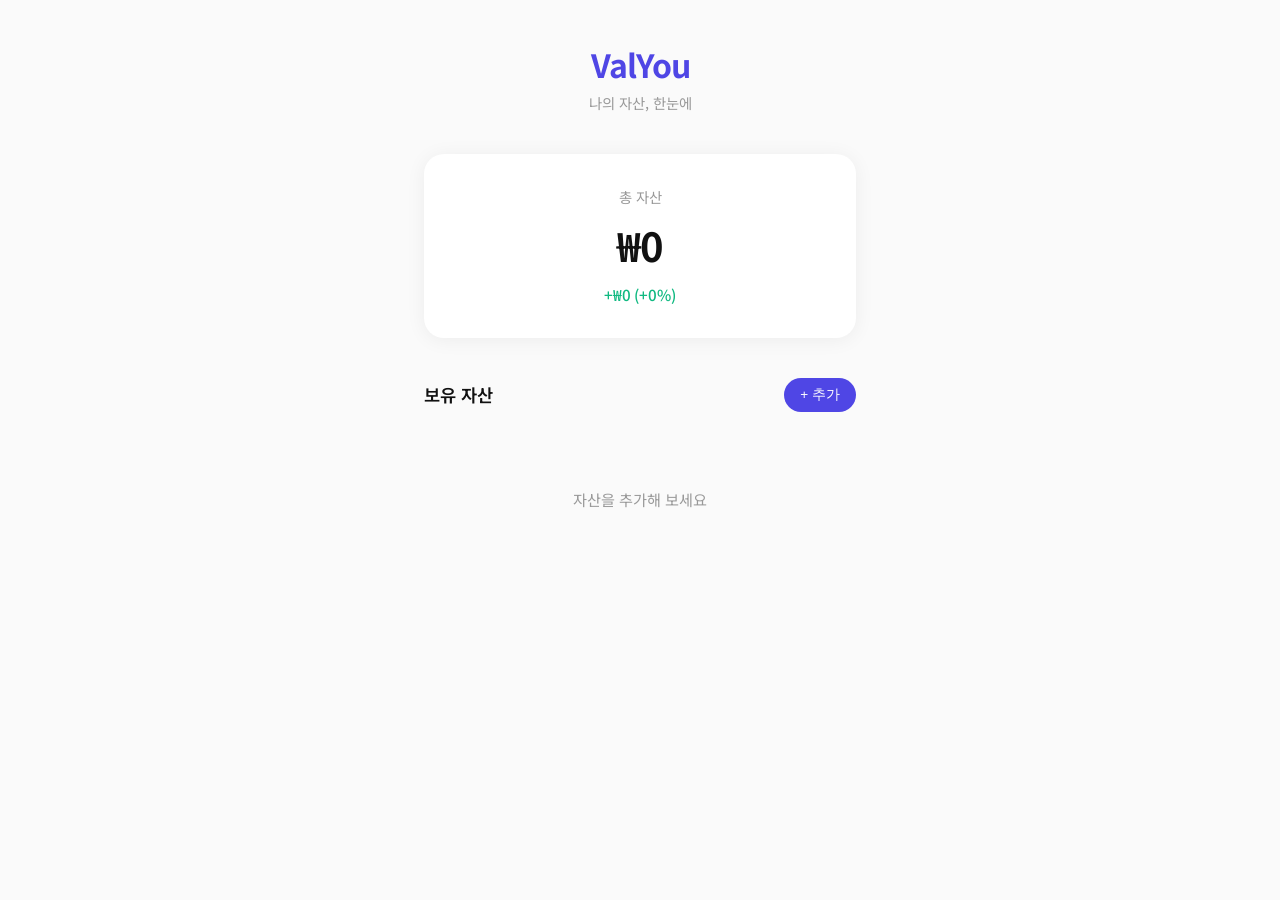
<file: valyou/index.html>
<!DOCTYPE html>
<html lang="ko">

<head>
    <meta charset="UTF-8">
    <meta name="viewport" content="width=device-width, initial-scale=1.0">
    <title>ValYou - 나의 자산 가치</title>
    <link rel="preconnect" href="https://fonts.googleapis.com">
    <link rel="preconnect" href="https://fonts.gstatic.com" crossorigin>
    <link
        href="https://fonts.googleapis.com/css2?family=Inter:wght@300;400;500;600;700&family=Noto+Sans+KR:wght@400;500;700&display=swap"
        rel="stylesheet">
    <link rel="stylesheet" href="style.css">
</head>

<body>
    <div class="app">
        <!-- Header -->
        <header class="header">
            <h1 class="logo">ValYou</h1>
            <p class="tagline">나의 자산, 한눈에</p>
        </header>

        <!-- Total Value Card -->
        <section class="total-card">
            <p class="total-label">총 자산</p>
            <h2 class="total-value" id="totalValue">₩0</h2>
            <p class="total-change positive" id="totalChange">+₩0 (0%)</p>
        </section>

        <!-- Asset List -->
        <section class="asset-section">
            <div class="section-header">
                <h3>보유 자산</h3>
                <button class="add-btn" id="addAssetBtn">+ 추가</button>
            </div>
            <div class="asset-list" id="assetList">
                <!-- Assets will be rendered here -->
                <p class="empty-state">자산을 추가해 보세요</p>
            </div>
        </section>
    </div>

    <!-- Add Asset Modal -->
    <div class="modal-overlay" id="modalOverlay">
        <div class="modal">
            <h3>자산 추가</h3>
            <form id="assetForm">
                <div class="form-group">
                    <label>유형</label>
                    <select id="assetType">
                        <option value="stock">주식</option>
                        <option value="crypto">암호화폐</option>
                        <option value="cash">현금</option>
                        <option value="realestate">부동산</option>
                        <option value="other">기타</option>
                    </select>
                </div>
                <div class="form-group">
                    <label>이름</label>
                    <input type="text" id="assetName" placeholder="예: 삼성전자, 비트코인" required>
                </div>
                <div class="form-group">
                    <label>수량</label>
                    <input type="number" id="assetQuantity" placeholder="0" step="any" required>
                </div>
                <div class="form-group">
                    <label>매수 단가 (₩)</label>
                    <input type="number" id="assetPrice" placeholder="0" required>
                </div>
                <div class="modal-actions">
                    <button type="button" class="btn-cancel" id="cancelBtn">취소</button>
                    <button type="submit" class="btn-submit">추가</button>
                </div>
            </form>
        </div>
    </div>

    <script src="script.js"></script>
</body>

</html>
</file>
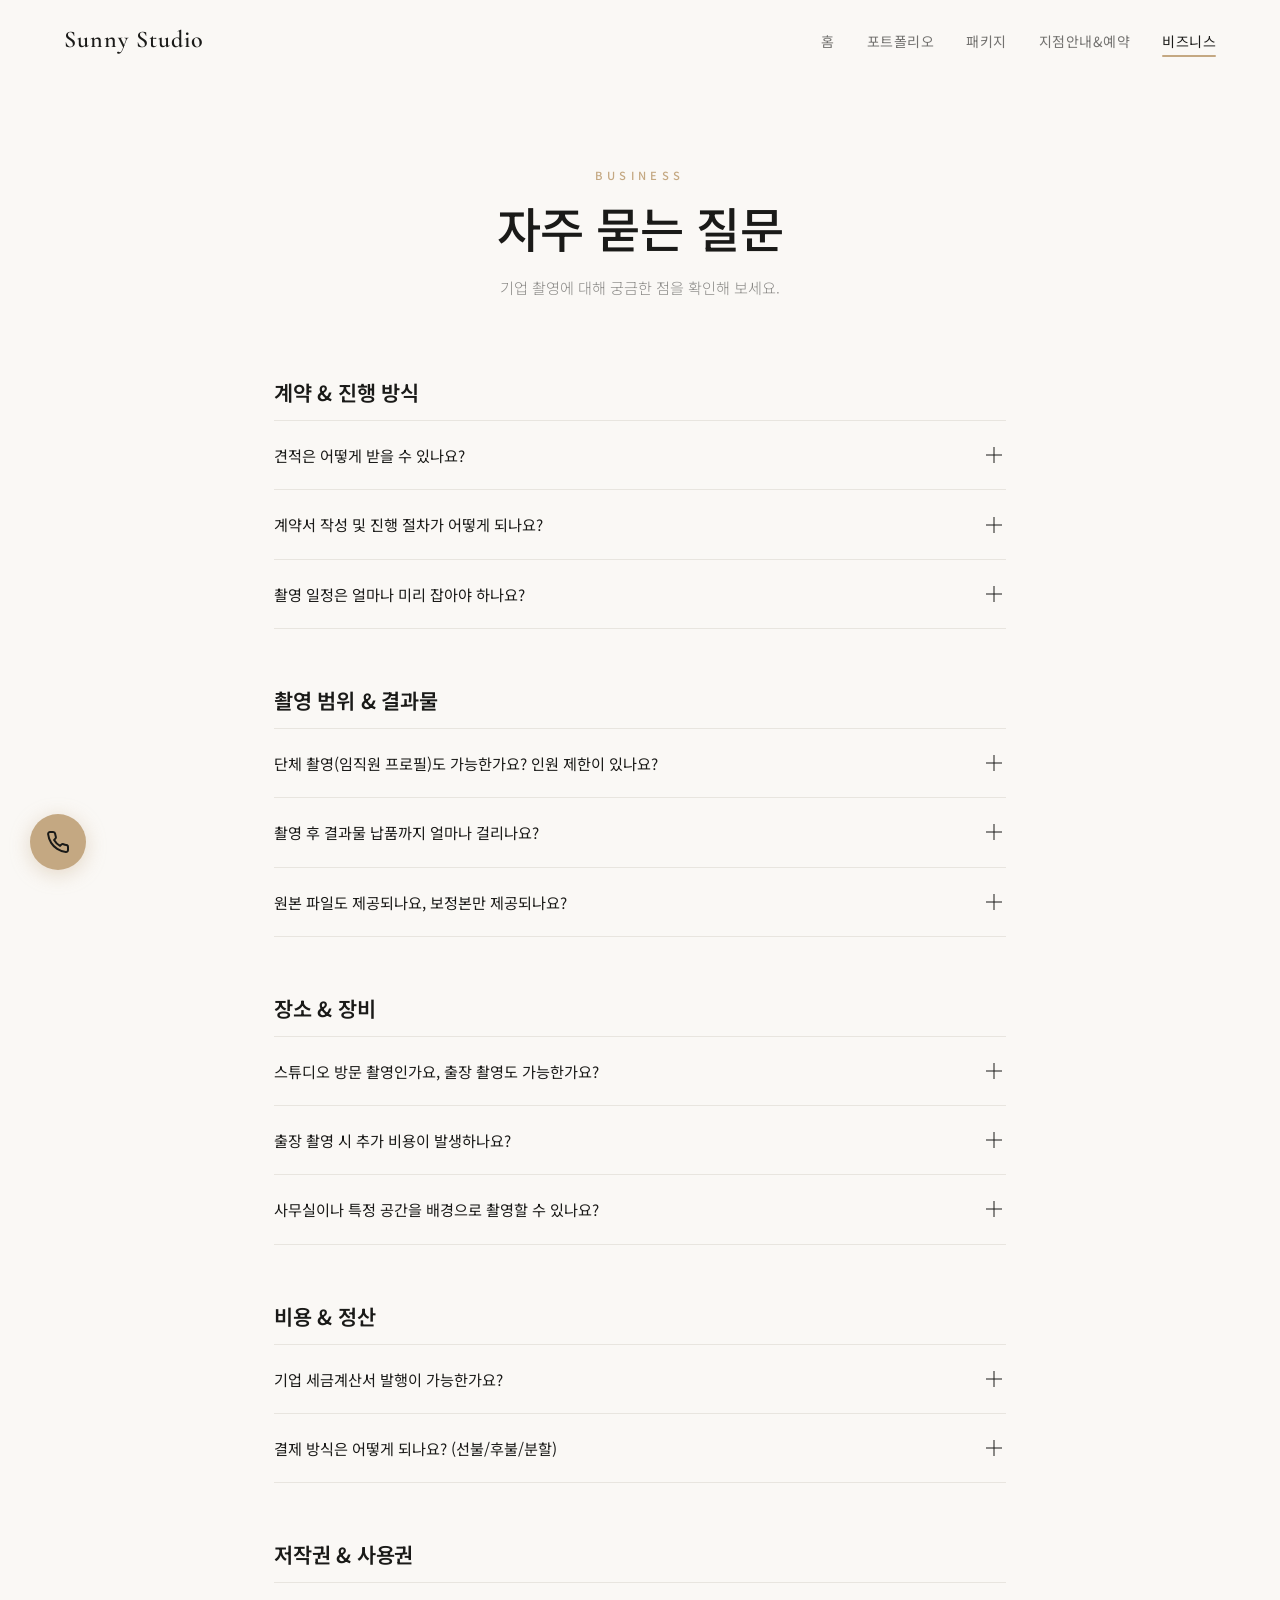
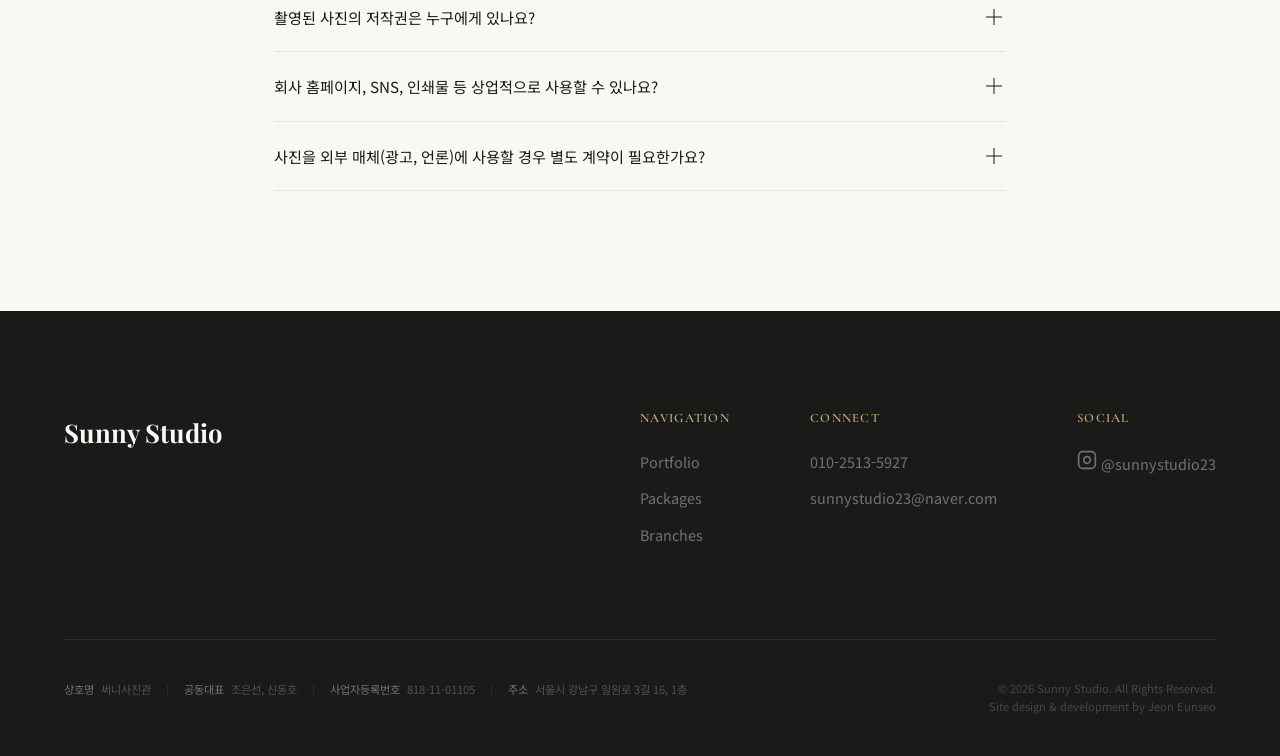
<file: business.html>
<!DOCTYPE html>
<html lang="ko">

<head>
    <meta charset="UTF-8">
    <meta name="viewport" content="width=device-width, initial-scale=1.0">
    <title>Business | Sunny Studio</title>
    <meta name="description" content="Sunny Studio 기업 촬영 안내 - 계약, 진행 방식, 촬영 범위, 비용, 저작권 관련 자주 묻는 질문">
    <link rel="preconnect" href="https://fonts.googleapis.com">
    <link rel="preconnect" href="https://fonts.gstatic.com" crossorigin>
    <link href="https://fonts.googleapis.com/css2?family=Cormorant+Garamond:ital,wght@0,300;0,400;0,500;0,600;0,700;1,300;1,400&family=Noto+Sans+KR:wght@300;400;500;600;700&family=Playfair+Display:ital,wght@0,400;0,500;0,600;0,700;1,400&display=swap" rel="stylesheet">
    <link rel="stylesheet" href="style.css">
    <style>
        /* --- Hero --- */
        .page-hero {
            padding: 160px 24px 80px;
            text-align: center;
        }

        .page-hero-tag {
            display: inline-block;
            font-size: 0.7rem;
            font-weight: 500;
            letter-spacing: 0.4em;
            color: var(--gold);
            margin-bottom: 16px;
            text-transform: uppercase;
        }

        .page-hero h1 {
            font-family: 'Noto Sans KR', sans-serif;
            font-size: clamp(2.2rem, 5vw, 3rem);
            font-weight: 500;
            color: var(--charcoal);
            line-height: 1.1;
            letter-spacing: -0.01em;
        }

        .page-hero-desc {
            margin-top: 20px;
            font-size: 0.95rem;
            color: var(--charcoal);
            opacity: 0.5;
            font-weight: 300;
        }

        /* --- FAQ Content --- */
        .faq-container {
            max-width: 780px;
            margin: 0 auto;
            padding: 0 24px 120px;
        }

        /* --- Category --- */
        .faq-category {
            margin-bottom: 60px;
        }

        .faq-category:last-child {
            margin-bottom: 0;
        }

        .faq-category-title {
            font-family: 'Noto Sans KR', sans-serif;
            font-size: 1.3rem;
            font-weight: 600;
            color: var(--charcoal);
            letter-spacing: -0.01em;
            padding-bottom: 16px;
            border-bottom: 1px solid var(--cream-dark);
            margin-bottom: 0;
        }

        /* --- Accordion --- */
        .faq-item {
            border-bottom: 1px solid var(--cream-dark);
        }

        .faq-question {
            width: 100%;
            display: flex;
            align-items: center;
            justify-content: space-between;
            padding: 22px 0;
            background: none;
            border: none;
            cursor: pointer;
            font-family: 'Noto Sans KR', sans-serif;
            font-size: 0.95rem;
            font-weight: 400;
            color: var(--charcoal);
            text-align: left;
            line-height: 1.6;
            transition: color 0.3s ease;
            gap: 16px;
        }

        .faq-question:hover {
            color: var(--gold);
        }

        .faq-icon {
            flex-shrink: 0;
            width: 24px;
            height: 24px;
            position: relative;
            transition: transform 0.4s cubic-bezier(0.4, 0, 0.2, 1);
        }

        .faq-icon::before,
        .faq-icon::after {
            content: '';
            position: absolute;
            background: var(--charcoal);
            transition: all 0.4s cubic-bezier(0.4, 0, 0.2, 1);
        }

        .faq-icon::before {
            top: 50%;
            left: 4px;
            right: 4px;
            height: 1px;
            transform: translateY(-50%);
        }

        .faq-icon::after {
            left: 50%;
            top: 4px;
            bottom: 4px;
            width: 1px;
            transform: translateX(-50%);
        }

        .faq-item.active .faq-icon::after {
            transform: translateX(-50%) rotate(90deg);
            opacity: 0;
        }

        .faq-item.active .faq-question {
            color: var(--gold);
        }

        .faq-item.active .faq-icon::before {
            background: var(--gold);
        }

        .faq-answer {
            max-height: 0;
            overflow: hidden;
            transition: max-height 0.5s cubic-bezier(0.4, 0, 0.2, 1),
                        padding 0.5s cubic-bezier(0.4, 0, 0.2, 1);
        }

        .faq-answer-inner {
            padding: 0 0 24px 0;
            font-size: 0.9rem;
            color: var(--charcoal);
            opacity: 0.6;
            line-height: 1.8;
            font-weight: 300;
        }

        /* --- Animation --- */
        .fade-in {
            opacity: 0;
            transform: translateY(20px);
            transition: opacity 0.6s ease, transform 0.6s ease;
        }

        .fade-in.visible {
            opacity: 1;
            transform: translateY(0);
        }

        /* --- Responsive --- */
        @media (max-width: 768px) {
            .page-hero {
                padding: 130px 20px 60px;
            }

            .faq-container {
                padding: 0 20px 80px;
            }

            .faq-question {
                font-size: 0.9rem;
                padding: 18px 0;
            }

            .faq-category-title {
                font-size: 1.15rem;
            }
        }
    </style>
</head>

<body>

    <!-- Navigation -->
    <nav id="navbar">
        <div class="nav-container">
            <a href="index.html#hero" class="nav-logo">
                <span class="logo-text">Sunny Studio</span>
            </a>
            <ul class="nav-links" id="navLinks">
                <li><a href="index.html#hero" class="nav-link">홈</a></li>
                <li><a href="index.html#portfolio" class="nav-link">포트폴리오</a></li>
                <li><a href="index.html#pricing" class="nav-link">패키지</a></li>
                <li><a href="index.html#branches" class="nav-link">지점안내&예약</a></li>
                <li><a href="business.html" class="nav-link active">비즈니스</a></li>
            </ul>

            <button class="nav-toggle" id="navToggle" aria-label="메뉴 열기">
                <span></span><span></span><span></span>
            </button>
        </div>
    </nav>

    <!-- Hero -->
    <section class="page-hero">
        <span class="page-hero-tag">BUSINESS</span>
        <h1>자주 묻는 질문</h1>
        <p class="page-hero-desc">기업 촬영에 대해 궁금한 점을 확인해 보세요.</p>
    </section>

    <!-- FAQ -->
    <div class="faq-container">

        <!-- 계약 & 진행 방식 -->
        <div class="faq-category fade-in">
            <h2 class="faq-category-title">계약 & 진행 방식</h2>

            <div class="faq-item">
                <button class="faq-question">
                    <span>견적은 어떻게 받을 수 있나요?</span>
                    <span class="faq-icon"></span>
                </button>
                <div class="faq-answer">
                    <div class="faq-answer-inner">전화 또는 이메일로 촬영 목적, 인원, 희망 일자를 알려주시면 맞춤 견적을 안내해 드립니다. 보통 1영업일 이내에 회신드리고 있습니다.</div>
                </div>
            </div>

            <div class="faq-item">
                <button class="faq-question">
                    <span>계약서 작성 및 진행 절차가 어떻게 되나요?</span>
                    <span class="faq-icon"></span>
                </button>
                <div class="faq-answer">
                    <div class="faq-answer-inner">견적 확인 → 계약서 작성(전자계약) → 촬영 일정 확정 → 촬영 당일 진행 → 보정 작업 → 결과물 납품 순서로 진행됩니다.</div>
                </div>
            </div>

            <div class="faq-item">
                <button class="faq-question">
                    <span>촬영 일정은 얼마나 미리 잡아야 하나요?</span>
                    <span class="faq-icon"></span>
                </button>
                <div class="faq-answer">
                    <div class="faq-answer-inner">최소 2주 전 예약을 권장드리며, 성수기(3–5월, 9–11월)에는 한 달 이상 전에 문의해 주시는 것이 좋습니다.</div>
                </div>
            </div>

        </div>

        <!-- 촬영 범위 & 결과물 -->
        <div class="faq-category fade-in">
            <h2 class="faq-category-title">촬영 범위 & 결과물</h2>

            <div class="faq-item">
                <button class="faq-question">
                    <span>단체 촬영(임직원 프로필)도 가능한가요? 인원 제한이 있나요?</span>
                    <span class="faq-icon"></span>
                </button>
                <div class="faq-answer">
                    <div class="faq-answer-inner">네, 가능합니다. 인원 제한은 없으며, 대규모 촬영의 경우 일정과 세팅을 조율하여 효율적으로 진행합니다.</div>
                </div>
            </div>

            <div class="faq-item">
                <button class="faq-question">
                    <span>촬영 후 결과물 납품까지 얼마나 걸리나요?</span>
                    <span class="faq-icon"></span>
                </button>
                <div class="faq-answer">
                    <div class="faq-answer-inner">일반적으로 촬영 후 5~7영업일 이내에 납품됩니다. 급한 경우 빠른 납품도 가능하니 사전에 말씀해 주세요.</div>
                </div>
            </div>

            <div class="faq-item">
                <button class="faq-question">
                    <span>원본 파일도 제공되나요, 보정본만 제공되나요?</span>
                    <span class="faq-icon"></span>
                </button>
                <div class="faq-answer">
                    <div class="faq-answer-inner">기본 패키지에는 보정본만 포함되어 있습니다. 원본 파일이 필요하신 경우 별도 협의가 가능합니다.</div>
                </div>
            </div>

        </div>

        <!-- 장소 & 장비 -->
        <div class="faq-category fade-in">
            <h2 class="faq-category-title">장소 & 장비</h2>

            <div class="faq-item">
                <button class="faq-question">
                    <span>스튜디오 방문 촬영인가요, 출장 촬영도 가능한가요?</span>
                    <span class="faq-icon"></span>
                </button>
                <div class="faq-answer">
                    <div class="faq-answer-inner">둘 다 가능합니다. 스튜디오 방문 촬영은 물론, 사무실이나 원하시는 장소로 출장 촬영도 진행하고 있습니다.</div>
                </div>
            </div>

            <div class="faq-item">
                <button class="faq-question">
                    <span>출장 촬영 시 추가 비용이 발생하나요?</span>
                    <span class="faq-icon"></span>
                </button>
                <div class="faq-answer">
                    <div class="faq-answer-inner">서울 및 수도권 지역은 출장비가 포함되어 있으며, 그 외 지역은 거리에 따라 교통비가 추가될 수 있습니다.</div>
                </div>
            </div>

            <div class="faq-item">
                <button class="faq-question">
                    <span>사무실이나 특정 공간을 배경으로 촬영할 수 있나요?</span>
                    <span class="faq-icon"></span>
                </button>
                <div class="faq-answer">
                    <div class="faq-answer-inner">네, 가능합니다. 사전에 공간 사진을 보내주시면 최적의 촬영 구도와 조명을 미리 계획해 드립니다.</div>
                </div>
            </div>
        </div>

        <!-- 비용 & 정산 -->
        <div class="faq-category fade-in">
            <h2 class="faq-category-title">비용 & 정산</h2>

            <div class="faq-item">
                <button class="faq-question">
                    <span>기업 세금계산서 발행이 가능한가요?</span>
                    <span class="faq-icon"></span>
                </button>
                <div class="faq-answer">
                    <div class="faq-answer-inner">네, 세금계산서 발행 가능합니다. 사업자등록번호와 담당자 정보를 전달해 주시면 됩니다.</div>
                </div>
            </div>

            <div class="faq-item">
                <button class="faq-question">
                    <span>결제 방식은 어떻게 되나요? (선불/후불/분할)</span>
                    <span class="faq-icon"></span>
                </button>
                <div class="faq-answer">
                    <div class="faq-answer-inner">계약 시 50% 선금, 납품 완료 후 50% 잔금이 기본이며, 기업 사정에 따라 후불 또는 분할 결제도 협의 가능합니다.</div>
                </div>
            </div>

        </div>

        <!-- 저작권 & 사용권 -->
        <div class="faq-category fade-in">
            <h2 class="faq-category-title">저작권 & 사용권</h2>

            <div class="faq-item">
                <button class="faq-question">
                    <span>촬영된 사진의 저작권은 누구에게 있나요?</span>
                    <span class="faq-icon"></span>
                </button>
                <div class="faq-answer">
                    <div class="faq-answer-inner">촬영물의 저작권은 Sunny Studio에 있으나, 계약 범위 내에서 자유롭게 사용하실 수 있도록 사용권을 부여합니다.</div>
                </div>
            </div>

            <div class="faq-item">
                <button class="faq-question">
                    <span>회사 홈페이지, SNS, 인쇄물 등 상업적으로 사용할 수 있나요?</span>
                    <span class="faq-icon"></span>
                </button>
                <div class="faq-answer">
                    <div class="faq-answer-inner">네, 기업 촬영 계약에는 홈페이지, SNS, 사내 인쇄물 등 일반적인 상업적 사용이 포함되어 있습니다.</div>
                </div>
            </div>

            <div class="faq-item">
                <button class="faq-question">
                    <span>사진을 외부 매체(광고, 언론)에 사용할 경우 별도 계약이 필요한가요?</span>
                    <span class="faq-icon"></span>
                </button>
                <div class="faq-answer">
                    <div class="faq-answer-inner">외부 광고, 언론 매체 등 대외적 사용 시에는 별도 라이선스 계약이 필요합니다. 사전에 사용 범위를 말씀해 주시면 맞춤 안내를 드립니다.</div>
                </div>
            </div>
        </div>

    </div>

    <!-- Footer -->
    <footer id="footer">
        <div class="container">
            <div class="footer-main">
                <div class="footer-brand">
                    <a href="index.html#hero" class="footer-logo">Sunny Studio</a>
                </div>
                <div class="footer-nav-groups">
                    <div class="footer-group">
                        <h6>Navigation</h6>
                        <a href="index.html#portfolio">Portfolio</a>
                        <a href="index.html#pricing">Packages</a>
                        <li><a href="index.html#branches">Branches</a></li>
                    </div>
                    <div class="footer-group">
                        <h6>Connect</h6>
                        <a href="tel:010-2513-5927">010-2513-5927</a>
                        <a href="mailto:sunnystudio23@naver.com">sunnystudio23@naver.com</a>
                    </div>
                    <div class="footer-group social-group">
                        <h6>Social</h6>
                        <a href="https://www.instagram.com/sunnystudio23/" target="_blank" class="social-icon-link">
                            <svg width="20" height="20" viewBox="0 0 24 24" fill="none" stroke="currentColor"
                                stroke-width="2">
                                <rect x="2" y="2" width="20" height="20" rx="5" ry="5" />
                                <path d="M16 11.37A4 4 0 1 1 12.63 8 4 4 0 0 1 16 11.37z" />
                                <line x1="17.5" y1="6.5" x2="17.51" y2="6.5" />
                            </svg>
                            <span>@sunnystudio23</span>
                        </a>
                    </div>
                </div>
            </div>

            <div class="footer-divider"></div>

            <div class="footer-meta">
                <div class="business-info">
                    <span><b>상호명</b> 써니사진관</span>
                    <span class="divider">|</span>
                    <span><b>공동대표</b> 조은선, 신동호</span>
                    <span class="divider">|</span>
                    <span><b>사업자등록번호</b> 818-11-01105</span>
                    <span class="divider">|</span>
                    <span><b>주소</b> 서울시 강남구 일원로 3길 16, 1층</span>
                </div>
                <div class="footer-copyright">
                    <p>© 2026 Sunny Studio. All Rights Reserved.<br>Site design & development by Jeon Eunseo</p>
                </div>
            </div>
        </div>
    </footer>

    <!-- Floating Phone Button -->
    <a href="tel:010-2513-5927" class="floating-phone-btn" aria-label="전화 문의">
        <svg width="24" height="24" viewBox="0 0 24 24" fill="none" stroke="currentColor" stroke-width="2" stroke-linecap="round" stroke-linejoin="round">
            <path d="M22 16.92v3a2 2 0 0 1-2.18 2 19.79 19.79 0 0 1-8.63-3.07 19.5 19.5 0 0 1-6-6 19.79 19.79 0 0 1-3.07-8.67A2 2 0 0 1 4.11 2h3a2 2 0 0 1 2 1.72 12.84 12.84 0 0 0 .7 2.81 2 2 0 0 1-.45 2.11L8.09 9.91a16 16 0 0 0 6 6l1.27-1.27a2 2 0 0 1 2.11-.45 12.84 12.84 0 0 0 2.81.7A2 2 0 0 1 22 16.92z"></path>
        </svg>
    </a>

    <script>
        // --- Accordion ---
        document.querySelectorAll('.faq-question').forEach(btn => {
            btn.addEventListener('click', () => {
                const item = btn.parentElement;
                const answer = item.querySelector('.faq-answer');
                const isActive = item.classList.contains('active');

                // Close all in same category
                item.closest('.faq-category').querySelectorAll('.faq-item').forEach(i => {
                    i.classList.remove('active');
                    i.querySelector('.faq-answer').style.maxHeight = null;
                });

                // Open clicked if wasn't active
                if (!isActive) {
                    item.classList.add('active');
                    answer.style.maxHeight = answer.scrollHeight + 'px';
                }
            });
        });

        // --- Fade-in on scroll ---
        const observer = new IntersectionObserver((entries) => {
            entries.forEach(entry => {
                if (entry.isIntersecting) {
                    entry.target.classList.add('visible');
                }
            });
        }, { threshold: 0.1 });

        document.querySelectorAll('.fade-in').forEach(el => observer.observe(el));
    </script>
    <script src="script.js"></script>

</body>
</html>
</file>
<file: valyou/style.css>
/* ValYou - Asset Portfolio Tracker Styles */

:root {
    --bg: #FAFAFA;
    --card-bg: #FFFFFF;
    --text-primary: #111111;
    --text-secondary: #666666;
    --text-muted: #999999;
    --accent: #4F46E5;
    --positive: #10B981;
    --negative: #EF4444;
    --border: #E5E5E5;
    --font: 'Noto Sans KR', 'Inter', -apple-system, sans-serif;
}

* {
    margin: 0;
    padding: 0;
    box-sizing: border-box;
}

body {
    font-family: var(--font);
    background: var(--bg);
    color: var(--text-primary);
    line-height: 1.5;
    min-height: 100vh;
}

.app {
    max-width: 480px;
    margin: 0 auto;
    padding: 40px 24px;
}

/* Header */
.header {
    text-align: center;
    margin-bottom: 40px;
}

.logo {
    font-size: 2rem;
    font-weight: 700;
    color: var(--accent);
    letter-spacing: -1px;
}

.tagline {
    font-size: 0.9rem;
    color: var(--text-muted);
    margin-top: 4px;
}

/* Total Value Card */
.total-card {
    background: var(--card-bg);
    border-radius: 20px;
    padding: 32px;
    text-align: center;
    margin-bottom: 40px;
    box-shadow: 0 2px 20px rgba(0, 0, 0, 0.06);
}

.total-label {
    font-size: 0.9rem;
    color: var(--text-muted);
    margin-bottom: 8px;
}

.total-value {
    font-size: 2.5rem;
    font-weight: 700;
    letter-spacing: -1px;
}

.total-change {
    font-size: 0.95rem;
    margin-top: 8px;
    font-weight: 500;
}

.total-change.positive {
    color: var(--positive);
}

.total-change.negative {
    color: var(--negative);
}

/* Asset Section */
.asset-section {
    margin-bottom: 40px;
}

.section-header {
    display: flex;
    justify-content: space-between;
    align-items: center;
    margin-bottom: 16px;
}

.section-header h3 {
    font-size: 1.1rem;
    font-weight: 600;
}

.add-btn {
    background: var(--accent);
    color: white;
    border: none;
    padding: 8px 16px;
    border-radius: 100px;
    font-size: 0.85rem;
    font-weight: 500;
    cursor: pointer;
    transition: opacity 0.2s;
}

.add-btn:hover {
    opacity: 0.9;
}

/* Asset List */
.asset-list {
    display: flex;
    flex-direction: column;
    gap: 12px;
}

.empty-state {
    text-align: center;
    padding: 60px 20px;
    color: var(--text-muted);
    font-size: 0.95rem;
}

.asset-item {
    background: var(--card-bg);
    border-radius: 16px;
    padding: 20px;
    display: flex;
    justify-content: space-between;
    align-items: center;
    box-shadow: 0 1px 10px rgba(0, 0, 0, 0.04);
    transition: transform 0.15s;
}

.asset-item:hover {
    transform: translateY(-2px);
}

.asset-info {
    display: flex;
    flex-direction: column;
    gap: 4px;
}

.asset-name {
    font-weight: 600;
    font-size: 1rem;
}

.asset-meta {
    font-size: 0.85rem;
    color: var(--text-muted);
}

.asset-value {
    text-align: right;
}

.asset-current {
    font-size: 1.1rem;
    font-weight: 600;
}

.asset-change {
    font-size: 0.85rem;
    margin-top: 2px;
}

.asset-change.positive {
    color: var(--positive);
}

.asset-change.negative {
    color: var(--negative);
}

/* Modal */
.modal-overlay {
    position: fixed;
    top: 0;
    left: 0;
    right: 0;
    bottom: 0;
    background: rgba(0, 0, 0, 0.5);
    display: none;
    justify-content: center;
    align-items: center;
    z-index: 1000;
}

.modal-overlay.active {
    display: flex;
}

.modal {
    background: white;
    border-radius: 20px;
    padding: 32px;
    width: 90%;
    max-width: 400px;
}

.modal h3 {
    font-size: 1.3rem;
    margin-bottom: 24px;
    text-align: center;
}

.form-group {
    margin-bottom: 20px;
}

.form-group label {
    display: block;
    font-size: 0.85rem;
    font-weight: 500;
    margin-bottom: 8px;
    color: var(--text-secondary);
}

.form-group input,
.form-group select {
    width: 100%;
    padding: 14px 16px;
    border: 1px solid var(--border);
    border-radius: 12px;
    font-size: 1rem;
    font-family: var(--font);
    transition: border-color 0.2s;
}

.form-group input:focus,
.form-group select:focus {
    outline: none;
    border-color: var(--accent);
}

.modal-actions {
    display: flex;
    gap: 12px;
    margin-top: 28px;
}

.btn-cancel,
.btn-submit {
    flex: 1;
    padding: 14px;
    border-radius: 12px;
    font-size: 1rem;
    font-weight: 500;
    cursor: pointer;
    transition: opacity 0.2s;
}

.btn-cancel {
    background: transparent;
    border: 1px solid var(--border);
    color: var(--text-secondary);
}

.btn-submit {
    background: var(--accent);
    border: none;
    color: white;
}

.btn-cancel:hover,
.btn-submit:hover {
    opacity: 0.8;
}
</file>
<file: style.css>
/* ============================================
   SUNNY STUDIO - Main Stylesheet
   ============================================ */

/* --- Film Grain Overlay (Removed) --- */

/* --- CSS Variables / Design Tokens --- */
:root {
    /* 3-Color System */
    --cream: #FAF8F5;
    --cream-dark: #E8E5DF;
    --charcoal: #1A1A18;
    --charcoal-light: #2A2A27;
    --gold: #C4A882;
    --gold-light: #D4BC9A;
    --gold-dark: #B09570;

    /* Legacy variable mapping */
    --warm-50: var(--cream);
    --warm-100: var(--cream-dark);
    --warm-200: var(--cream-dark);
    --warm-300: var(--cream-dark);
    --warm-400: var(--gold);
    --warm-500: var(--gold);
    --warm-600: var(--charcoal);
    --warm-700: var(--charcoal);
    --warm-800: var(--charcoal);
    --warm-900: var(--charcoal);
    --sun-400: var(--gold);
    --sun-500: var(--gold);

    /* Spacing */
    --section-padding: 120px 0;

    /* Transitions */
    --transition-fast: 0.2s cubic-bezier(0.4, 0, 0.2, 1);
    --transition-base: 0.3s cubic-bezier(0.4, 0, 0.2, 1);
    --transition-slow: 0.6s cubic-bezier(0.4, 0, 0.2, 1);

    /* Shadows */
    --shadow-sm: 0 1px 3px rgba(26, 26, 24, 0.08);
    --shadow-md: 0 4px 20px rgba(26, 26, 24, 0.08);
    --shadow-lg: 0 10px 40px rgba(26, 26, 24, 0.12);
    --shadow-xl: 0 20px 60px rgba(26, 26, 24, 0.15);
    --shadow-glow: 0 0 40px rgba(196, 168, 130, 0.08);

    /* Typography Scale */
    --fs-display: clamp(3.5rem, 10vw, 6.5rem);
    --fs-h1: 3.5rem;
    --fs-h2: clamp(2.2rem, 5vw, 3rem);
    --fs-h3: 1.5rem;
    --fs-h4: 1.25rem;
    --fs-body: 1rem;
    --fs-small: 0.85rem;
    --fs-tag: 0.7rem;
}

/* --- Reset & Base --- */
*,
*::before,
*::after {
    margin: 0;
    padding: 0;
    box-sizing: border-box;
}

html {
    scroll-behavior: smooth;
    font-size: 16px;
    overflow-x: hidden;
}

body {
    font-family: 'Noto Sans KR', -apple-system, BlinkMacSystemFont, sans-serif;
    color: var(--charcoal);
    background-color: var(--cream);
    line-height: 1.7;
    overflow-x: hidden;
    max-width: 100vw;
    -webkit-font-smoothing: antialiased;
    -moz-osx-font-smoothing: grayscale;
}

img {
    display: block;
    max-width: 100%;
    height: auto;
}

a {
    text-decoration: none;
    color: inherit;
    transition: var(--transition-base);
}

ul {
    list-style: none;
}

.container {
    max-width: 1200px;
    margin: 0 auto;
    padding: 0 24px;
}

/* --- Typography --- */
h1,
h2,
h3,
h4,
h5,
h6 {
    font-family: 'Cormorant Garamond', 'Playfair Display', 'Noto Sans KR', sans-serif;
    font-weight: 500;
    line-height: 1.1;
    letter-spacing: -0.01em;
}

h1 {
    font-size: var(--fs-h1);
    color: var(--charcoal);
}

h2 {
    font-size: var(--fs-h2);
    color: var(--charcoal);
    text-transform: capitalize;
    letter-spacing: -0.01em;
}

h2 em {
    font-style: italic;
    font-weight: 300;
    color: var(--charcoal);
    opacity: 0.8;
}

h3 {
    font-size: var(--fs-h3);
}

h4 {
    font-size: var(--fs-h4);
}

p {
    font-size: var(--fs-body);
    line-height: 1.8;
}

.section-tag {
    display: inline-block;
    font-size: var(--fs-tag);
    font-weight: 500;
    letter-spacing: 0.4em;
    color: var(--gold);
    margin-bottom: 12px;
    text-transform: uppercase;
    opacity: 1;
}



/* --- Navigation --- */
#navbar {
    position: fixed;
    top: 0;
    left: 0;
    right: 0;
    z-index: 1000;
    padding: 20px 0;
    transition: var(--transition-base);
}

#navbar.scrolled {
    padding: 12px 0;
    background: rgba(250, 248, 245, 0.92);
    backdrop-filter: blur(20px);
    -webkit-backdrop-filter: blur(20px);
    border-bottom: 1px solid var(--cream-dark);
    box-shadow: var(--shadow-sm);
}

.nav-container {
    max-width: 1200px;
    margin: 0 auto;
    padding: 0 24px;
    display: flex;
    align-items: center;
    justify-content: space-between;
}

.nav-logo {
    display: flex;
    align-items: center;
    gap: 8px;
    z-index: 1001;
}

.nav-logo:hover {
    transform: scale(1.02);
}

.logo-text {
    font-family: 'Cormorant Garamond', 'Noto Sans KR', sans-serif;
    font-size: 1.5rem;
    font-weight: 600;
    color: var(--charcoal);
    letter-spacing: 1px;
}

#navbar:not(.scrolled) .logo-text {
    color: var(--charcoal);
}

.nav-links {
    display: flex;
    align-items: center;
    gap: 32px;
}

.nav-link {
    font-size: 0.875rem;
    font-weight: 400;
    letter-spacing: 0.5px;
    color: var(--charcoal);
    opacity: 0.6;
    position: relative;
    padding: 4px 0;
}

#navbar:not(.scrolled) .nav-link {
    color: var(--charcoal);
    opacity: 0.6;
}

.nav-link::after {
    content: '';
    position: absolute;
    bottom: -2px;
    left: 0;
    width: 0;
    height: 2px;
    background: var(--gold);
    transition: var(--transition-base);
    border-radius: 2px;
}

.nav-link:hover,
.nav-link.active {
    color: var(--charcoal);
    opacity: 1;
}

#navbar:not(.scrolled) .nav-link:hover,
#navbar:not(.scrolled) .nav-link.active {
    color: var(--charcoal);
    opacity: 1;
}

.nav-link:hover::after,
.nav-link.active::after {
    width: 100%;
}

.nav-cta {
    display: inline-flex;
    align-items: center;
    padding: 10px 24px;
    background: var(--charcoal);
    color: var(--cream);
    font-size: 0.875rem;
    font-weight: 500;
    border-radius: var(--radius-full);
    transition: var(--transition-base);
    box-shadow: 0 4px 15px rgba(26, 26, 24, 0.2);
}

.nav-cta:hover {
    transform: translateY(-2px);
    box-shadow: 0 6px 25px rgba(26, 26, 24, 0.3);
    color: var(--cream);
}

.nav-toggle {
    display: none;
    flex-direction: column;
    gap: 5px;
    background: none;
    border: none;
    cursor: pointer;
    padding: 4px;
    z-index: 1001;
}

.nav-toggle span {
    display: block;
    width: 24px;
    height: 2px;
    background: var(--charcoal);
    border-radius: 2px;
    transition: var(--transition-base);
}

#navbar:not(.scrolled) .nav-toggle span {
    background: var(--charcoal);
}

.nav-toggle.active span:nth-child(1) {
    transform: rotate(45deg) translate(5px, 5px);
}

.nav-toggle.active span:nth-child(2) {
    opacity: 0;
}

.nav-toggle.active span:nth-child(3) {
    transform: rotate(-45deg) translate(5px, -5px);
}

/* --- Buttons --- */
.btn {
    display: inline-flex;
    align-items: center;
    gap: 8px;
    padding: 14px 32px;
    font-family: 'Noto Sans KR', sans-serif;
    font-size: 0.95rem;
    font-weight: 500;
    border-radius: var(--radius-full);
    cursor: pointer;
    transition: var(--transition-base);
    border: none;
}

.btn-primary {
    background: var(--charcoal);
    color: var(--cream);
    box-shadow: 0 4px 20px rgba(26, 26, 24, 0.2);
}

.btn-primary:hover {
    transform: translateY(-3px);
    box-shadow: 0 8px 30px rgba(26, 26, 24, 0.3);
    color: var(--cream);
}

.btn-outline {
    background: transparent;
    color: var(--cream);
    border: 1.5px solid rgba(250, 248, 245, 0.4);
}

.btn-outline:hover {
    background: rgba(250, 248, 245, 0.15);
    border-color: var(--cream);
    transform: translateY(-3px);
    color: var(--cream);
}

.btn-pricing {
    background: var(--cream);
    color: var(--charcoal);
    border: 1.5px solid var(--cream-dark);
}

.btn-pricing:hover {
    background: var(--cream-dark);
    transform: translateY(-3px);
    box-shadow: var(--shadow-md);
}

.btn-full {
    width: 100%;
    justify-content: center;
}

/* --- Hero Section --- */
/* --- Hero Section (Editorial Split) --- */
.hero-split {
    display: grid !important;
    grid-template-columns: 1.2fr 1fr;
    min-height: 100vh;
    padding: 0;
    background: var(--cream);
    overflow: hidden;
    opacity: 1;
    transform: scale(1);
    transition: opacity 1.5s cubic-bezier(0.165, 0.84, 0.44, 1), transform 1.5s cubic-bezier(0.165, 0.84, 0.44, 1);
}

.hero-content {
    display: flex;
    flex-direction: column;
    justify-content: center;
    padding: 0 10% 0 15% !important;
    text-align: left !important;
    background: var(--cream);
}

.hero-content h1 {
    font-size: var(--fs-display) !important;
    font-weight: 300;
    color: var(--charcoal) !important;
    line-height: 1.05 !important;
    margin-bottom: 24px !important;
}

.hero-serif {
    font-family: 'Playfair Display', 'Noto Sans KR', sans-serif;
    font-style: italic;
    color: var(--gold);
}

.hero-subtitle {
    font-size: 1.1rem !important;
    color: var(--charcoal) !important;
    opacity: 0.6;
    max-width: 450px;
    margin-bottom: 32px !important;
    letter-spacing: 0.01em;
    font-weight: 300;
}

.hero-actions {
    display: flex;
    gap: 12px;
    flex-wrap: nowrap;
}

.hero-actions .btn {
    padding: 10px 24px;
    font-size: 0.85rem;
    letter-spacing: 0.05em;
    white-space: nowrap;
}

.hero-badge {
    background: var(--cream-dark) !important;
    color: var(--charcoal) !important;
    border: none !important;
    margin-bottom: 24px !important;
    animation: none !important;
    opacity: 1 !important;
    transform: none !important;
}

.badge-dot {
    background: var(--gold) !important;
}

.hero-visual {
    position: relative;
    height: 100%;
}

.hero-image-wrapper {
    position: relative;
    width: 100%;
    height: 100%;
    overflow: hidden;
}

.hero-image-wrapper img {
    width: 100%;
    height: 100%;
    object-fit: cover;
    object-position: center 15%; /* Shift focus closer to the top to prevent face cutoff */
    animation: heroImageReveal 1.5s cubic-bezier(0.165, 0.84, 0.44, 1);
}

@keyframes heroImageReveal {
    from {
        transform: scale(1.1);
        filter: brightness(0.5);
    }

    to {
        transform: scale(1);
        filter: brightness(1);
    }
}

.image-overlay {
    position: absolute;
    inset: 0;
    background: linear-gradient(90deg, var(--cream) 0%, transparent 20%);
}

.hero-floating-tag {
    position: absolute;
    bottom: 60px;
    right: 0;
    background: var(--charcoal);
    color: var(--cream);
    padding: 15px 40px;
    font-size: 0.75rem;
    letter-spacing: 4px;
    font-weight: 500;
    transform: translateX(20px);
    box-shadow: var(--shadow-xl);
}

@media (max-width: 1024px) {
    .hero-split {
        grid-template-columns: 1fr;
    }

    .hero-content {
        padding: 80px 30px 60px !important;
        order: 2;
        text-align: center !important;
        align-items: center;
    }

    .hero-visual {
        height: auto;
        aspect-ratio: 3 / 4; /* Maintains standard portrait proportions, minimizing crop */
        order: 1;
    }

    .image-overlay {
        background: linear-gradient(0deg, var(--cream) 0%, transparent 40%);
    }

    .hero-floating-tag {
        display: none;
    }

    .hero-content h1 {
        font-size: clamp(2.5rem, 10vw, 3.5rem) !important;
        margin-bottom: 20px !important;
    }

    .hero-subtitle {
        font-size: 1rem !important;
        margin-bottom: 30px !important;
    }
}

@media (max-width: 480px) {
    .hero-content {
        padding: 60px 20px 80px !important;
    }

    .hero-visual {
        height: auto;
        aspect-ratio: 3 / 4;
        width: 100%;
    }

    .hero-actions {
        flex-direction: row !important;
        gap: 6px !important;
        /* Slightly tighter gap */
        justify-content: center !important;
        flex-wrap: nowrap !important;
        /* Prevent wrapping */
    }

    .hero-actions .btn {
        padding: 10px 14px !important;
        font-size: 0.75rem !important;
        /* Even smaller for extreme cases */
        white-space: nowrap !important;
    }
}

.hero-actions {
    display: flex;
    gap: 16px;
    justify-content: center;
    margin-bottom: 60px;
    animation: fadeInUp 0.8s ease 0.6s forwards;
    opacity: 0;
    transform: translateY(20px);
}




.hero-scroll {
    position: absolute;
    bottom: 40px;
    left: 50%;
    transform: translateX(-50%);
    z-index: 2;
    display: flex;
    flex-direction: column;
    align-items: center;
    gap: 8px;
    color: var(--gold);
    font-size: 0.65rem;
    letter-spacing: 3px;
    opacity: 0.8;
}

.scroll-line {
    width: 1px;
    height: 40px;
    background: linear-gradient(to bottom, var(--gold), transparent);
    animation: scrollLine 2s ease-in-out infinite;
}

@keyframes scrollLine {

    0%,
    100% {
        transform: scaleY(1);
        opacity: 1;
    }

    50% {
        transform: scaleY(0.5);
        opacity: 0.3;
    }
}

@keyframes fadeInUp {
    to {
        opacity: 1;
        transform: translateY(0);
    }
}

/* --- Section Header --- */
.section-header {
    text-align: center;
    margin-bottom: 100px;
}

.section-desc {
    font-size: 1.1rem;
    color: var(--charcoal);
    opacity: 0.5;
    max-width: 600px;
    margin: 24px auto 0;
    line-height: 1.8;
    font-weight: 300;
    letter-spacing: 0.02em;
}

/* --- Smooth Reveal Animations --- */
[data-aos="reveal-up"] {
    opacity: 0;
    transform: translateY(40px) scale(0.98);
    transition-property: transform, opacity;
}

[data-aos="reveal-up"].aos-animate {
    opacity: 1;
    transform: translateY(0) scale(1);
}

[data-aos="reveal-right"] {
    clip-path: inset(0 100% 0 0);
    transition-property: clip-path;
}

[data-aos="reveal-right"].aos-animate {
    clip-path: inset(0 0 0 0);
}

/* (Services CSS removed as section is deleted) */



/* --- About Section --- */


/* --- Pricing Section (Cinematic Editorial) --- */
#pricing {
    padding: var(--section-padding);
    background: var(--cream);
}

.pricing-editorial-grid {
    display: grid;
    grid-template-columns: repeat(2, 1fr);
    gap: 40px;
    margin-top: 50px;
}

.pricing-card {
    background: var(--cream);
    border-radius: 0;
    /* Boxy editorial look */
    overflow: hidden;
    transition: all 0.6s cubic-bezier(0.165, 0.84, 0.44, 1);
    position: relative;
    box-shadow: 0 10px 30px rgba(26, 26, 24, 0.03);
    border: 1px solid var(--cream-dark);
}

.pricing-card:hover {
    transform: translateY(-10px);
    box-shadow: 0 30px 60px rgba(26, 26, 24, 0.08);
}

.pricing-visual {
    position: relative;
    height: 350px;
    overflow: hidden;
}

.pricing-visual img {
    width: 100%;
    height: 100%;
    object-fit: cover;
    transition: transform 1.2s cubic-bezier(0.165, 0.84, 0.44, 1);
}

/* --- Pricing Carousel --- */
.pricing-carousel {
    position: relative;
    width: 100%;
    height: 100%;
}

.carousel-track {
    position: relative;
    width: 100%;
    height: 100%;
}

.carousel-slide {
    position: absolute;
    inset: 0;
    opacity: 0;
    transition: opacity 0.6s cubic-bezier(0.165, 0.84, 0.44, 1);
    z-index: 0;
}

.carousel-slide.active {
    opacity: 1;
    z-index: 1;
}

.carousel-slide img {
    width: 100%;
    height: 100%;
    object-fit: cover;
}

.carousel-dots {
    position: absolute;
    bottom: 16px;
    left: 50%;
    transform: translateX(-50%);
    display: flex;
    gap: 8px;
    z-index: 5;
}

.carousel-dot {
    width: 8px;
    height: 8px;
    border-radius: 50%;
    background: rgba(255, 255, 255, 0.4);
    cursor: pointer;
    transition: all 0.3s ease;
    border: none;
}

.carousel-dot.active {
    background: white;
    width: 24px;
    border-radius: 4px;
}

.carousel-dot:hover {
    background: rgba(255, 255, 255, 0.7);
}

.pricing-img-id {
    object-position: center;
    /* Revert to center */
}

.pricing-img-profile {
    object-position: center 15%;
    /* Slightly lower than top */
}

.pricing-img-family {
    object-position: center top;
}

.pricing-card:hover .pricing-visual img {
    transform: scale(1.1);
}

.pricing-overlay {
    position: absolute;
    inset: 0;
    background: linear-gradient(0deg, rgba(0, 0, 0, 0.4) 0%, transparent 60%);
    opacity: 0.6;
}

.pricing-num {
    position: absolute;
    top: 20px;
    left: 20px;
    font-family: 'Playfair Display', 'Noto Sans KR', sans-serif;
    font-style: italic;
    color: var(--cream);
    font-size: 1.5rem;
    opacity: 0.8;
}

.pricing-info {
    padding: 30px 25px;
    text-align: left;
}

.pricing-info h3 {
    font-family: 'Noto Sans KR', sans-serif;
    font-size: 1.25rem;
    color: var(--charcoal);
    margin-bottom: 12px;
    font-weight: 500;
    letter-spacing: 0.02em;
}

.pricing-desc {
    font-size: 0.9rem;
    color: var(--charcoal);
    opacity: 0.6;
    line-height: 1.6;
    margin-bottom: 25px;
    font-weight: 300;
}

.pricing-footer {
    display: flex;
    justify-content: space-between;
    align-items: center;
    border-top: 1px solid var(--cream-dark);
    padding-top: 20px;
}

.price {
    font-family: 'Cormorant Garamond', 'Noto Sans KR', sans-serif;
    font-size: 1.4rem;
    font-weight: 600;
    color: var(--charcoal);
}

.price-btn {
    font-size: 0.75rem;
    letter-spacing: 2px;
    color: var(--charcoal);
    text-decoration: none;
    font-weight: 600;
    border-bottom: 1px solid var(--charcoal);
    padding-bottom: 2px;
    transition: all 0.3s ease;
}

.price-btn:hover {
    color: var(--gold);
    border-color: var(--gold);
}

@media (max-width: 1024px) {
    .pricing-editorial-grid {
        grid-template-columns: repeat(2, 1fr);
    }
}

@media (max-width: 768px) {
    .pricing-editorial-grid {
        grid-template-columns: 1fr;
    }

    .pricing-visual {
        height: 400px;
    }
}

/* --- Pricing Notice --- */
.pricing-notice-container {
    text-align: center;
    margin-top: 80px;
    padding: 30px;
    background: var(--cream);
    border: 1px solid var(--cream-dark);
    grid-column: 1 / -1;
}

.pricing-notice {
    font-size: 1rem;
    color: var(--charcoal);
    letter-spacing: -0.01em;
    font-weight: 400;
    white-space: nowrap;
    word-break: keep-all;
}

@media (max-width: 576px) {
    .pricing-notice-container {
        margin-top: 50px;
        padding: 20px 10px;
    }

    .pricing-notice {
        font-size: 0.85rem;
    }
}

@media (max-width: 768px) {
    .full-price-list {
        padding: 40px 25px;
    }
}

/* --- More Packages Accordion --- */
.more-packages-container {
    margin-top: 80px;
    max-width: 800px;
    margin-left: auto;
    margin-right: auto;
    width: 100%;
}

.more-packages-title {
    font-family: 'Playfair Display', 'Noto Sans KR', sans-serif;
    text-align: center;
    font-size: 1.5rem;
    margin-bottom: 40px;
    letter-spacing: 2px;
    color: var(--charcoal);
}

.more-package-details {
    border-bottom: 1px solid var(--cream-dark);
    margin-bottom: 10px;
}

.more-package-details summary {
    padding: 20px 0;
    font-size: 1.1rem;
    font-weight: 500;
    cursor: pointer;
    list-style: none;
    position: relative;
    display: flex;
    justify-content: space-between;
    align-items: center;
    outline: none;
    font-family: 'Noto Sans KR', sans-serif;
    color: var(--charcoal);
    transition: color 0.3s ease;
}

.more-package-details summary::-webkit-details-marker {
    display: none;
}

.more-package-details summary::after {
    content: '+';
    font-size: 1.5rem;
    font-weight: 300;
    transition: transform 0.3s;
}

.more-package-details[open] summary {
    color: var(--gold);
}

.more-package-details[open] summary::after {
    transform: rotate(45deg);
    color: var(--gold);
}

.more-package-content {
    padding-bottom: 25px;
    color: var(--charcoal);
    opacity: 0.7;
    line-height: 1.6;
    font-size: 0.95rem;
    font-family: 'Noto Sans KR', sans-serif;
}

@media (max-width: 768px) {
    .full-price-list {
        padding: 40px 25px;
        width: 95%;
    }

    .price-list-content {
        grid-template-columns: 1fr;
        gap: 30px;
    }
}

/* --- Reviews Section --- */
#reviews {
    padding: var(--section-padding);
    background: var(--warm-900);
    color: white;
    overflow: hidden;
}

#reviews .section-tag {
    color: #999;
}

#reviews h2 {
    color: white;
}

#reviews h2 em {
    background: linear-gradient(135deg, #555, #222);
    -webkit-background-clip: text;
    -webkit-text-fill-color: transparent;
    background-clip: text;
}

#reviews .section-desc {
    color: rgba(255, 255, 255, 0.5);
}

.reviews-slider {
    position: relative;
    max-width: 900px;
    margin: 0 auto;
    overflow: hidden;
}

.reviews-track {
    display: flex;
    transition: transform 0.5s cubic-bezier(0.4, 0, 0.2, 1);
}

.review-card {
    min-width: 100%;
    padding: 48px;
    background: rgba(255, 255, 255, 0.05);
    backdrop-filter: blur(10px);
    border: 1px solid rgba(255, 255, 255, 0.08);
    border-radius: var(--radius-lg);
}

.review-stars {
    color: #999;
    font-size: 1.1rem;
    letter-spacing: 4px;
    margin-bottom: 24px;
}

.review-text {
    font-size: 1.1rem;
    line-height: 1.9;
    color: rgba(255, 255, 255, 0.8);
    margin-bottom: 32px;
    font-style: italic;
    font-family: 'Noto Sans KR', sans-serif;
}

.review-author {
    display: flex;
    align-items: center;
    gap: 16px;
}

.author-avatar {
    width: 48px;
    height: 48px;
    background: linear-gradient(135deg, #333, #111);
    border-radius: 50%;
    display: flex;
    align-items: center;
    justify-content: center;
    font-weight: 600;
    font-size: 1rem;
}

.review-author h5 {
    font-family: 'Noto Sans KR', sans-serif;
    font-size: 1rem;
    font-weight: 600;
    color: white;
}

.review-author span {
    font-size: 0.8rem;
    color: rgba(255, 255, 255, 0.4);
}

.reviews-nav {
    display: flex;
    align-items: center;
    justify-content: center;
    gap: 24px;
    margin-top: 40px;
}

.review-prev,
.review-next {
    width: 48px;
    height: 48px;
    background: rgba(255, 255, 255, 0.08);
    border: 1px solid rgba(255, 255, 255, 0.12);
    border-radius: 50%;
    display: flex;
    align-items: center;
    justify-content: center;
    cursor: pointer;
    color: white;
    transition: var(--transition-base);
}

.review-prev:hover,
.review-next:hover {
    background: #555;
    border-color: #555;
}

.reviews-dots {
    display: flex;
    gap: 8px;
}

.review-dot {
    width: 8px;
    height: 8px;
    border-radius: 50%;
    background: rgba(255, 255, 255, 0.2);
    cursor: pointer;
    transition: var(--transition-base);
}

.review-dot.active {
    background: #999;
    width: 24px;
    border-radius: 4px;
}

/* --- Contact Section --- */
#contact {
    padding: var(--section-padding);
    background: var(--warm-50);
}

.contact-grid {
    display: grid;
    grid-template-columns: 1fr 1fr;
    gap: 60px;
    align-items: start;
}

.contact-info {
    opacity: 0;
    transform: translateX(-30px);
    transition: opacity 0.6s ease, transform 0.6s ease;
}

.contact-info.visible {
    opacity: 1;
    transform: translateX(0);
}

.contact-info h2 {
    margin-bottom: 16px;
}

.contact-info>p {
    color: var(--warm-500);
    margin-bottom: 40px;
    line-height: 1.8;
}

.contact-details {
    display: flex;
    flex-direction: column;
    gap: 28px;
    margin-bottom: 36px;
}

.contact-item {
    display: flex;
    gap: 16px;
    align-items: flex-start;
}

.contact-icon {
    font-size: 1.5rem;
    width: 50px;
    height: 50px;
    background: #f7f7f7;
    border: 1px solid #eee;
    border-radius: var(--radius-sm);
    display: flex;
    align-items: center;
    justify-content: center;
    flex-shrink: 0;
}

.contact-item h5 {
    font-family: 'Noto Sans KR', sans-serif;
    font-size: 0.9rem;
    font-weight: 600;
    color: var(--warm-800);
    margin-bottom: 4px;
}

.contact-item p {
    font-size: 0.85rem;
    color: var(--warm-500);
    line-height: 1.6;
}

.contact-socials {
    display: flex;
    gap: 12px;
}

.social-link {
    width: 44px;
    height: 44px;
    background: var(--warm-100);
    border: 1px solid var(--warm-200);
    border-radius: var(--radius-sm);
    display: flex;
    align-items: center;
    justify-content: center;
    color: var(--warm-600);
    transition: var(--transition-base);
}

.social-link:hover {
    background: #555;
    border-color: #555;
    color: white;
    transform: translateY(-3px);
}

.contact-form-wrapper {
    opacity: 0;
    transform: translateX(30px);
    transition: opacity 0.6s ease, transform 0.6s ease;
}

.contact-form-wrapper.visible {
    opacity: 1;
    transform: translateX(0);
}

.contact-form {
    background: white;
    padding: 40px;
    border-radius: var(--radius-lg);
    border: 1px solid var(--warm-200);
    box-shadow: var(--shadow-md);
}

.contact-form h3 {
    font-size: 1.5rem;
    margin-bottom: 28px;
    color: var(--warm-900);
}

.form-row {
    display: grid;
    grid-template-columns: 1fr 1fr;
    gap: 16px;
}

.form-group {
    margin-bottom: 20px;
}

.form-group label {
    display: block;
    font-size: 0.85rem;
    font-weight: 500;
    color: var(--warm-700);
    margin-bottom: 8px;
}

.form-group input,
.form-group select,
.form-group textarea {
    width: 100%;
    padding: 14px 16px;
    background: var(--warm-50);
    border: 1.5px solid var(--warm-200);
    border-radius: var(--radius-sm);
    font-family: 'Noto Sans KR', sans-serif;
    font-size: 0.9rem;
    color: var(--warm-800);
    transition: var(--transition-base);
    outline: none;
}

.form-group input:focus,
.form-group select:focus,
.form-group textarea:focus {
    border-color: #999;
    box-shadow: 0 0 0 3px rgba(0, 0, 0, 0.1);
    background: white;
}

.form-group textarea {
    resize: vertical;
    min-height: 100px;
}

.form-group input::placeholder,
.form-group textarea::placeholder {
    color: var(--warm-400);
}

.form-group select {
    appearance: none;
    background-image: url("data:image/svg+xml,%3Csvg xmlns='http://www.w3.org/2000/svg' width='12' height='12' viewBox='0 0 24 24' fill='none' stroke='%239C8B79' stroke-width='2'%3E%3Cpath d='M6 9l6 6 6-6'/%3E%3C/svg%3E");
    background-repeat: no-repeat;
    background-position: right 16px center;
    padding-right: 40px;
}

/* --- Footer --- */
#footer {
    background: var(--charcoal);
    color: var(--cream);
    padding: 100px 0 40px;
    font-family: 'Noto Sans KR', sans-serif;
}

.footer-main {
    display: flex;
    justify-content: space-between;
    align-items: flex-start;
    padding-bottom: 80px;
}

.footer-brand {
    max-width: 300px;
}

.footer-logo {
    font-family: 'Playfair Display', 'Noto Sans KR', sans-serif;
    font-size: 1.6rem;
    font-weight: 700;
    color: var(--cream);
    text-decoration: none;
    display: block;
    margin-bottom: 20px;
}

.footer-brand p {
    font-size: 0.95rem;
    color: rgba(250, 248, 245, 0.4);
    line-height: 1.8;
}

.footer-nav-groups {
    display: flex;
    gap: 80px;
}

.footer-group h6 {
    font-size: 0.8rem;
    font-weight: 600;
    color: var(--gold);
    margin-bottom: 25px;
    text-transform: uppercase;
    letter-spacing: 0.1em;
}

.footer-group a,
.footer-group li {
    display: block;
    font-size: 0.9rem;
    color: rgba(250, 248, 245, 0.4);
    text-decoration: none;
    margin-bottom: 12px;
    transition: color 0.3s ease;
    list-style: none;
}

.footer-group a:hover {
    color: var(--gold);
}

.social-icon-link {
    display: flex;
    align-items: center;
    gap: 10px;
}

.footer-divider {
    height: 1px;
    background: rgba(250, 248, 245, 0.08);
    width: 100%;
}

.footer-meta {
    padding-top: 40px;
    display: flex;
    justify-content: space-between;
    align-items: flex-start;
}

.business-info {
    display: flex;
    flex-wrap: wrap;
    gap: 0 15px;
    color: rgba(250, 248, 245, 0.25);
    font-size: 0.7rem;
}

.business-info b {
    color: rgba(250, 248, 245, 0.4);
    margin-right: 4px;
    font-weight: 400;
}

.business-info .divider {
    color: rgba(250, 248, 245, 0.1);
}

.footer-copyright {
    color: rgba(250, 248, 245, 0.2);
    text-align: right;
}

.footer-copyright p {
    font-size: 0.7rem;
    line-height: 1.6;
    margin: 0;
}

/* Footer Responsive */
@media (max-width: 992px) {
    .footer-main {
        flex-direction: column;
        gap: 60px;
    }

    .footer-nav-groups {
        gap: 60px;
        width: 100%;
    }
}

@media (max-width: 576px) {
    #footer {
        padding: 60px 0 140px;
    }

    .footer-nav-groups {
        flex-direction: column;
        gap: 40px;
    }

    .footer-meta {
        flex-direction: column;
        gap: 20px;
    }

    .business-info {
        flex-direction: column;
        gap: 5px;
    }

    .business-info .divider {
        display: none;
    }

    .footer-copyright {
        text-align: left;
    }
}

/* --- Mobile Fixed CTA Bar --- */
.mobile-cta-bar {
    display: none;
    position: fixed;
    bottom: 0;
    left: 0;
    right: 0;
    z-index: 9999;
    padding: 12px 16px;
    padding-bottom: calc(12px + env(safe-area-inset-bottom));
    background: rgba(250, 248, 245, 0.95);
    backdrop-filter: blur(20px);
    -webkit-backdrop-filter: blur(20px);
    border-top: 1px solid var(--cream-dark);
    box-shadow: 0 -4px 30px rgba(26, 26, 24, 0.08);
    gap: 10px;
    transform: translateY(100%);
    transition: transform 0.5s cubic-bezier(0.165, 0.84, 0.44, 1);
}

.mobile-cta-bar.visible {
    transform: translateY(0);
}

.cta-btn {
    flex: 1;
    display: flex;
    align-items: center;
    justify-content: center;
    gap: 8px;
    padding: 14px 0;
    border-radius: 12px;
    font-family: 'Noto Sans KR', sans-serif;
    font-size: 0.9rem;
    font-weight: 600;
    text-decoration: none;
    transition: all 0.3s ease;
    letter-spacing: 0.02em;
}

.cta-call {
    background: var(--cream);
    color: var(--charcoal);
    border: 1.5px solid var(--cream-dark);
}

.cta-call:hover {
    background: var(--cream-dark);
    border-color: var(--gold);
}

.cta-call svg {
    color: var(--charcoal);
}

.cta-reserve {
    background: var(--charcoal);
    color: var(--cream);
    border: 1.5px solid var(--charcoal);
}

.cta-reserve:hover {
    background: var(--charcoal-light);
}

.cta-reserve svg {
    color: rgba(250, 248, 245, 0.8);
}

@media (max-width: 768px) {
    .mobile-cta-bar {
        display: flex;
    }

    /* Adjust back-to-top button position to avoid overlap */
    .back-to-top {
        bottom: 90px !important;
    }

    /* Add padding to footer so content isn't hidden behind CTA */
    footer {
        padding-bottom: 80px !important;
    }
}

/* --- Back to Top --- */
.back-to-top {
    position: fixed;
    bottom: 30px;
    right: 30px;
    width: 48px;
    height: 48px;
    background: var(--charcoal);
    color: var(--cream);
    border: none;
    border-radius: 50%;
    display: flex;
    align-items: center;
    justify-content: center;
    cursor: pointer;
    box-shadow: 0 4px 20px rgba(26, 26, 24, 0.35);
    transition: var(--transition-base);
    opacity: 0;
    visibility: hidden;
    transform: translateY(20px);
    z-index: 999;
}

.back-to-top.visible {
    opacity: 1;
    visibility: visible;
    transform: translateY(0);
}

.back-to-top:hover {
    transform: translateY(-4px);
    box-shadow: 0 8px 30px rgba(26, 26, 24, 0.45);
}



/* --- Floating Phone Button --- */
.floating-phone-btn {
    position: fixed;
    bottom: 30px;
    left: 30px;
    width: 56px;
    height: 56px;
    background: var(--gold);
    color: var(--charcoal);
    border: none;
    border-radius: 50%;
    display: flex;
    align-items: center;
    justify-content: center;
    cursor: pointer;
    box-shadow: 0 4px 20px rgba(196, 168, 130, 0.4);
    transition: var(--transition-base);
    z-index: 999;
}

.floating-phone-btn:hover {
    transform: translateY(-4px);
    box-shadow: 0 8px 30px rgba(196, 168, 130, 0.6);
    background: var(--charcoal);
    color: var(--gold);
}

@media (max-width: 768px) {
    .floating-phone-btn {
        bottom: 20px;
        left: 20px;
        width: 48px;
        height: 48px;
    }
}

/* --- Form Success Toast --- */
.toast {
    position: fixed;
    bottom: 30px;
    left: 50%;
    transform: translateX(-50%) translateY(100px);
    background: var(--warm-900);
    color: white;
    padding: 16px 32px;
    border-radius: var(--radius-full);
    font-size: 0.9rem;
    z-index: 10001;
    transition: transform 0.5s cubic-bezier(0.4, 0, 0.2, 1);
    box-shadow: var(--shadow-xl);
    display: flex;
    align-items: center;
    gap: 10px;
}

.toast.show {
    transform: translateX(-50%) translateY(0);
}

/* --- Responsive --- */
@media (max-width: 1024px) {
    .about-grid {
        gap: 48px;
    }

    .pricing-grid {
        grid-template-columns: 1fr;
        max-width: 420px;
        margin: 0 auto;
    }

    .pricing-popular {
        transform: none;
    }

    .pricing-popular.visible {
        transform: none;
    }

    .pricing-popular:hover {
        transform: translateY(-8px);
    }

    .footer-top {
        grid-template-columns: 1fr 1fr;
        gap: 40px;
    }
}

@media (max-width: 768px) {
    :root {
        --section-padding: 80px 0;
    }

    .nav-links {
        position: fixed;
        top: 0;
        right: -100%;
        width: 100%;
        height: 100vh;
        background: rgba(250, 248, 245, 0.98);
        backdrop-filter: blur(15px);
        -webkit-backdrop-filter: blur(15px);
        flex-direction: column;
        justify-content: center;
        gap: 40px;
        transition: all 0.6s cubic-bezier(0.85, 0, 0.15, 1);
        z-index: 1000;
        padding: 40px;
    }

    .nav-links.open {
        right: 0;
    }

    .nav-links .nav-link {
        color: var(--charcoal) !important;
        opacity: 1 !important;
        font-size: 1.15rem;
        font-family: 'Noto Sans KR', sans-serif;
        font-weight: 400;
        letter-spacing: 0.05em;
    }

    .nav-cta {
        display: none;
    }

    .nav-toggle {
        display: flex;
    }

    .hero-content h1 {
        font-size: clamp(2.2rem, 8vw, 3.5rem);
    }

    /* Hero Actions Mobile */
    .hero-actions {
        gap: 8px !important;
    }

    .hero-actions .btn {
        padding: 8px 16px !important;
        font-size: 0.75rem !important;
    }

    .hero-stats {
        gap: 24px;
    }

    .stat-number {
        font-size: 2rem;
    }

    .services-grid {
        grid-template-columns: 1fr;
    }



    .about-grid {
        grid-template-columns: 1fr;
        gap: 40px;
    }

    .about-float-card {
        right: 20px;
        bottom: 20px;
        padding: 16px 24px;
    }

    .about-features {
        grid-template-columns: 1fr;
    }

    .contact-grid {
        grid-template-columns: 1fr;
        gap: 40px;
    }

    .contact-form {
        padding: 28px;
    }

    .form-row {
        grid-template-columns: 1fr;
    }

    .review-card {
        padding: 32px 24px;
    }

    .footer-top {
        grid-template-columns: 1fr;
        gap: 32px;
    }
}

@media (max-width: 480px) {
    .gallery-grid {
        grid-template-columns: 1fr;
        grid-auto-rows: 240px;
    }

    .hero-stats {
        flex-direction: column;
        gap: 16px;
    }

    .stat-divider {
        width: 40px;
        height: 1px;
    }
}

/* --- Mobile Nav Overlay --- */
.nav-overlay {
    position: fixed;
    inset: 0;
    background: rgba(0, 0, 0, 0.5);
    z-index: 999;
    opacity: 0;
    visibility: hidden;
    transition: var(--transition-base);
}

.nav-overlay.active {
    opacity: 1;
    visibility: visible;
}

/* ============================================
   PORTFOLIO SECTION
   ============================================ */
#portfolio {
    padding: var(--section-padding);
    background: var(--cream);
}

.portfolio-pinterest-grid {
    display: grid;
    grid-template-columns: repeat(3, 1fr);
    gap: 20px;
}

.portfolio-item {
    position: relative;
    border-radius: var(--radius-md);
    overflow: hidden;
    cursor: pointer;
    background: var(--charcoal-light);
}

.portfolio-item img {
    width: 100%;
    height: 100%;
    aspect-ratio: 4 / 5;
    display: block;
    object-fit: cover;
    transition: transform 0.8s cubic-bezier(0.165, 0.84, 0.44, 1);
}

/* Spans are not needed for CSS columns masonry */

.portfolio-item:hover img {
    transform: scale(1.1);
}

.portfolio-item:hover img {
    transform: scale(1.05);
    /* Gentle zoom only */
}

@media (max-width: 1024px) {
    .portfolio-pinterest-grid {
        grid-template-columns: repeat(2, 1fr);
    }
}

@media (max-width: 768px) {
    .portfolio-pinterest-grid {
        grid-template-columns: repeat(2, 1fr) !important;
        gap: 10px !important;
    }

    .portfolio-item {
        border-radius: 8px;
    }
}

@media (max-width: 480px) {
    .portfolio-pinterest-grid {
        grid-template-columns: repeat(2, 1fr) !important;
        gap: 6px !important;
    }

    .portfolio-item {
        border-radius: 6px;
    }

    .portfolio-item img {
        width: 100%;
        height: 100%;
    }
}

/* ============================================
   BRANCHES SECTION
   ============================================ */
#branches {
    padding: var(--section-padding);
    background: var(--charcoal);
}

#branches .section-tag {
    color: var(--gold);
}

#branches h2 {
    color: var(--cream);
}

#branches h2 em {
    color: var(--cream);
}

.branches-simple-grid {
    display: grid;
    grid-template-columns: repeat(auto-fill, minmax(200px, 1fr));
    gap: 16px;
    margin-top: 50px;
}

.branch-pill {
    display: flex;
    align-items: center;
    justify-content: center;
    padding: 24px;
    background: var(--charcoal-light);
    border: 1px solid rgba(250, 248, 245, 0.1);
    border-radius: var(--radius-sm);
    color: var(--cream);
    font-weight: 500;
    font-size: 1.1rem;
    transition: all 0.4s cubic-bezier(0.165, 0.84, 0.44, 1);
    text-decoration: none;
    letter-spacing: -0.02em;
}

.branch-pill:hover {
    background: var(--gold);
    color: var(--charcoal);
    border-color: var(--gold);
    transform: translateY(-5px);
    box-shadow: 0 15px 30px rgba(196, 168, 130, 0.2);
}

@media (max-width: 768px) {
    .branches-simple-grid {
        grid-template-columns: repeat(2, 1fr);
        gap: 10px;
    }

    .branch-pill {
        padding: 15px 10px;
        font-size: 0.9rem;
        border-radius: var(--radius-sm);
    }
}

@media (max-width: 480px) {
    .branches-simple-grid {
        grid-template-columns: 1fr;
    }

    .branch-pill {
        padding: 20px;
    }
}



/* ============================================
   RESPONSIVE - New Sections
   ============================================ */
@media (max-width: 1024px) {
    .branches-grid {
        grid-template-columns: 1fr 1fr;
    }

    .branch-card-featured {
        grid-column: span 2;
    }
}

@media (max-width: 768px) {
    .portfolio-case {
        grid-template-columns: 1fr;
        gap: 24px;
    }

    .portfolio-case-reverse {
        direction: ltr;
    }

    .portfolio-case-content h3 {
        font-size: 1.5rem;
    }

    .portfolio-meta {
        flex-wrap: wrap;
        gap: 20px;
    }

    .branches-grid {
        grid-template-columns: 1fr;
    }

    .branch-card-featured {
        grid-column: span 1;
        grid-template-columns: 1fr;
    }

    .branch-card-featured .branch-image {
        min-height: 200px;
        aspect-ratio: 16/9;
    }


}

/* --- Lightbox Modal --- */
.lightbox {
    position: fixed;
    inset: 0;
    z-index: 11000;
    display: none;
    align-items: center;
    justify-content: center;
    padding: 20px;
    opacity: 0;
    transition: opacity 0.4s ease;
}

.lightbox.active {
    display: flex;
    opacity: 1;
}

.lightbox-overlay {
    position: absolute;
    inset: 0;
    background: rgba(13, 13, 13, 0.95);
    backdrop-filter: blur(10px);
    -webkit-backdrop-filter: blur(10px);
}

.lightbox-content {
    position: relative;
    z-index: 1;
    max-width: 90vw;
    max-height: 90vh;
    display: flex;
    align-items: center;
    justify-content: center;
    transform: scale(0.95);
    transition: transform 0.5s cubic-bezier(0.165, 0.84, 0.44, 1);
}

.lightbox.active .lightbox-content {
    transform: scale(1);
}

.lightbox-content img {
    max-width: 100%;
    max-height: 90vh;
    object-fit: contain;
    border-radius: 4px;
    box-shadow: 0 30px 60px rgba(0, 0, 0, 0.5);
}

.lightbox-close {
    position: absolute;
    top: -50px;
    right: 0;
    background: none;
    border: none;
    color: white;
    cursor: pointer;
    padding: 10px;
    opacity: 0.6;
    transition: var(--transition-base);
}

.lightbox-close:hover {
    opacity: 1;
    transform: rotate(90deg);
}

@media (max-width: 768px) {
    .lightbox-close {
        top: -60px;
        right: 10px;
    }
}
</file>
